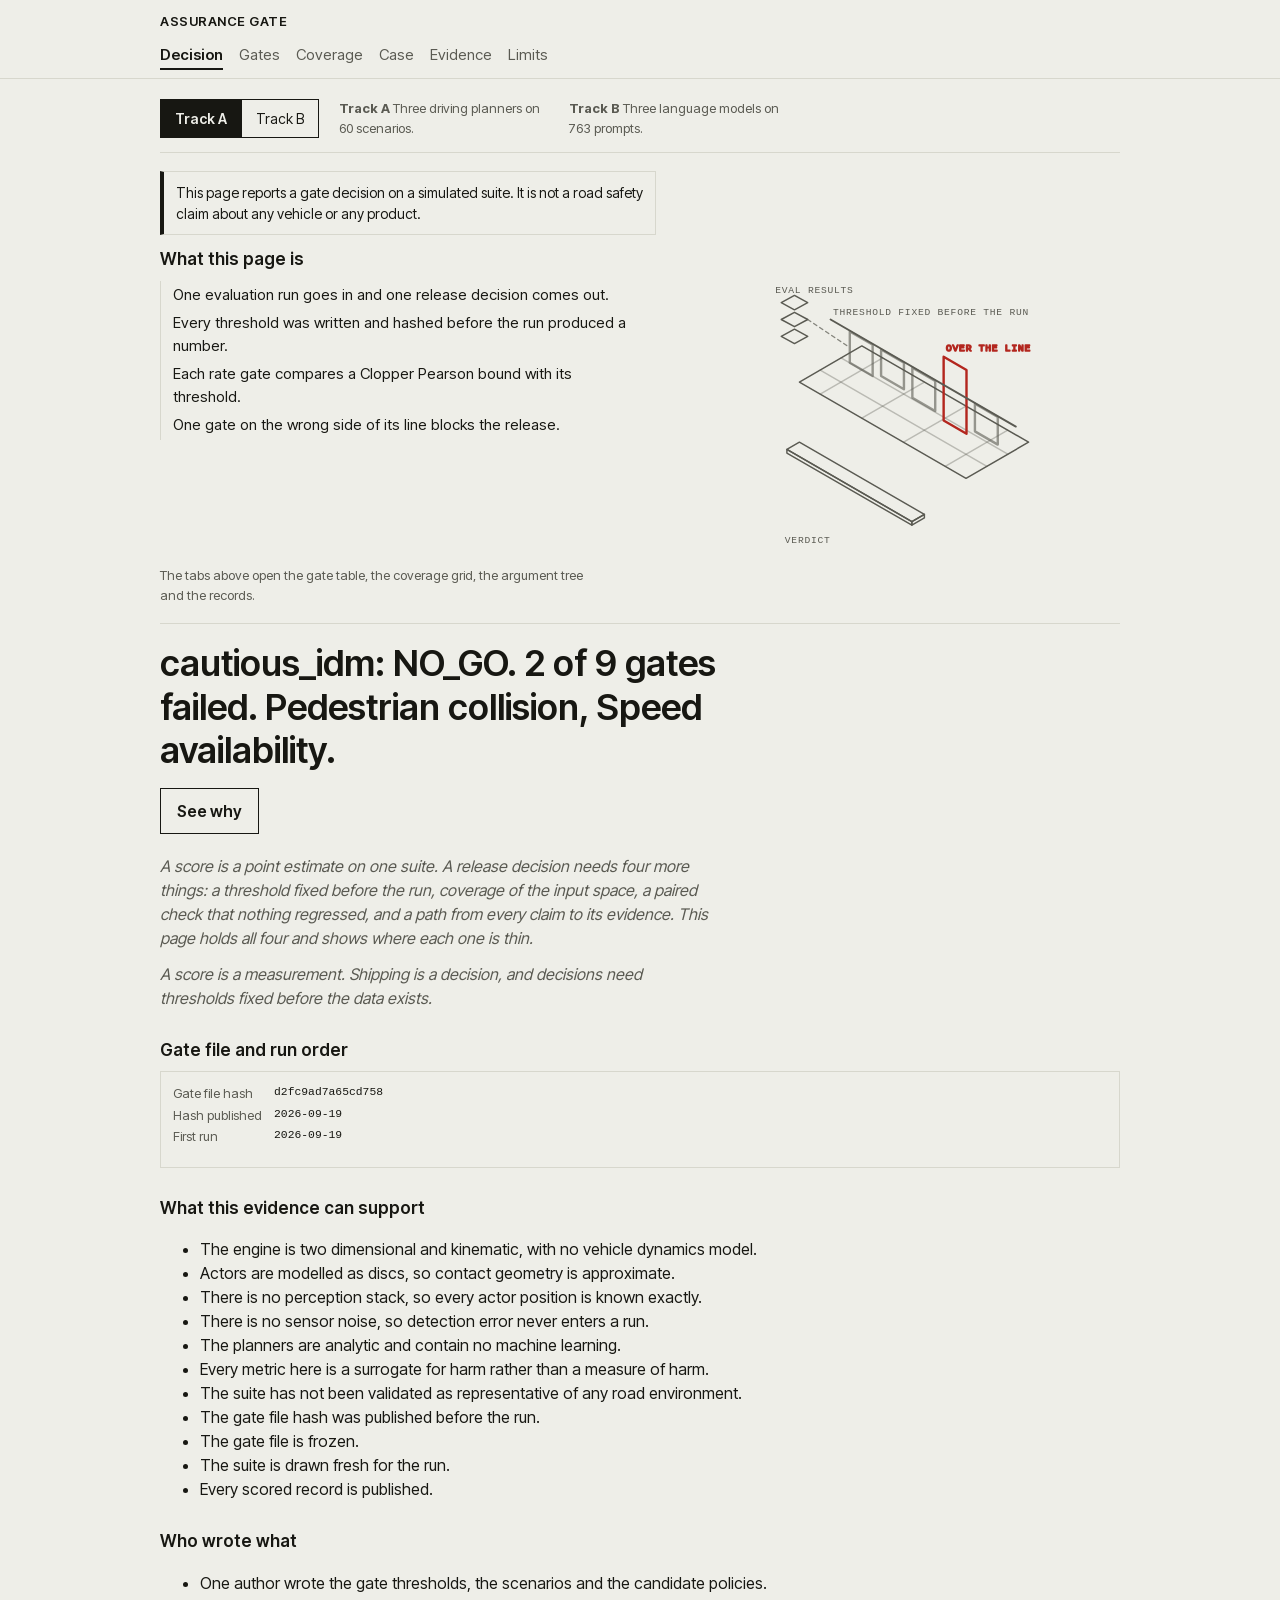
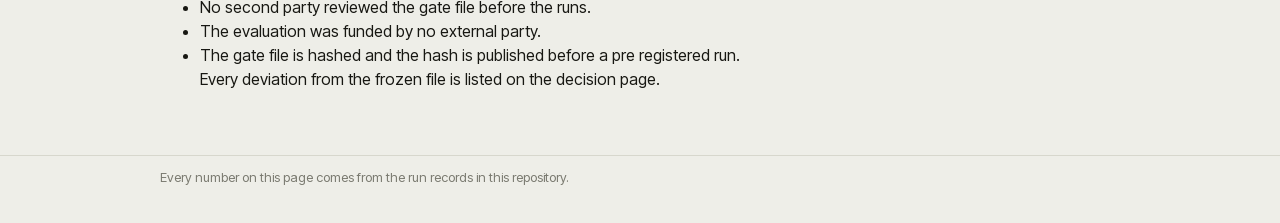
<file: site/index.html>
<!DOCTYPE html>
<html lang="en">
<head>
<meta charset="utf-8">
<meta name="viewport" content="width=device-width, initial-scale=1">
<title>Assurance Gate</title>
<meta name="description" content="A release gate report for autonomy candidates. Gates, coverage, assurance case and evidence.">
<meta property="og:title" content="Assurance Gate">
<meta property="og:description" content="A release gate report for autonomy candidates.">
<meta property="og:image" content="assets/og.png">
<meta property="og:type" content="website">
<link rel="icon" href="assets/favicon.svg" type="image/svg+xml">
<link rel="preload" href="assets/fonts/InterTight-var-latin.woff2" as="font" type="font/woff2" crossorigin>
<link rel="stylesheet" href="styles.css">
</head>
<body>
<a class="skip" href="#view" data-s="app.skip">Skip to content</a>
<header class="top">
  <div class="wrap">
    <p class="brand" data-s="app.title">Assurance Gate</p>
    <nav aria-label="Pages">
      <ul class="nav" id="nav">
        <li><a href="#/" data-route="/" data-s="nav.decision">Decision</a></li>
        <li><a href="#/gates" data-route="/gates" data-s="nav.gates">Gates</a></li>
        <li><a href="#/coverage" data-route="/coverage" data-s="nav.coverage">Coverage</a></li>
        <li><a href="#/case" data-route="/case" data-s="nav.case">Case</a></li>
        <li><a href="#/evidence" data-route="/evidence" data-s="nav.evidence">Evidence</a></li>
        <li><a href="#/limits" data-route="/limits" data-s="nav.limits">Limits</a></li>
      </ul>
    </nav>
  </div>
</header>
<main id="view" class="wrap" tabindex="-1">
  <p class="loading" data-s="app.loading">Loading the report.</p>
</main>
<footer class="foot">
  <div class="wrap">
    <p id="foot-note" data-s="app.footer">Every number on this page comes from the run records in this repository.</p>
  </div>
</footer>
<script src="app.js"></script>
</body>
</html>
</file>
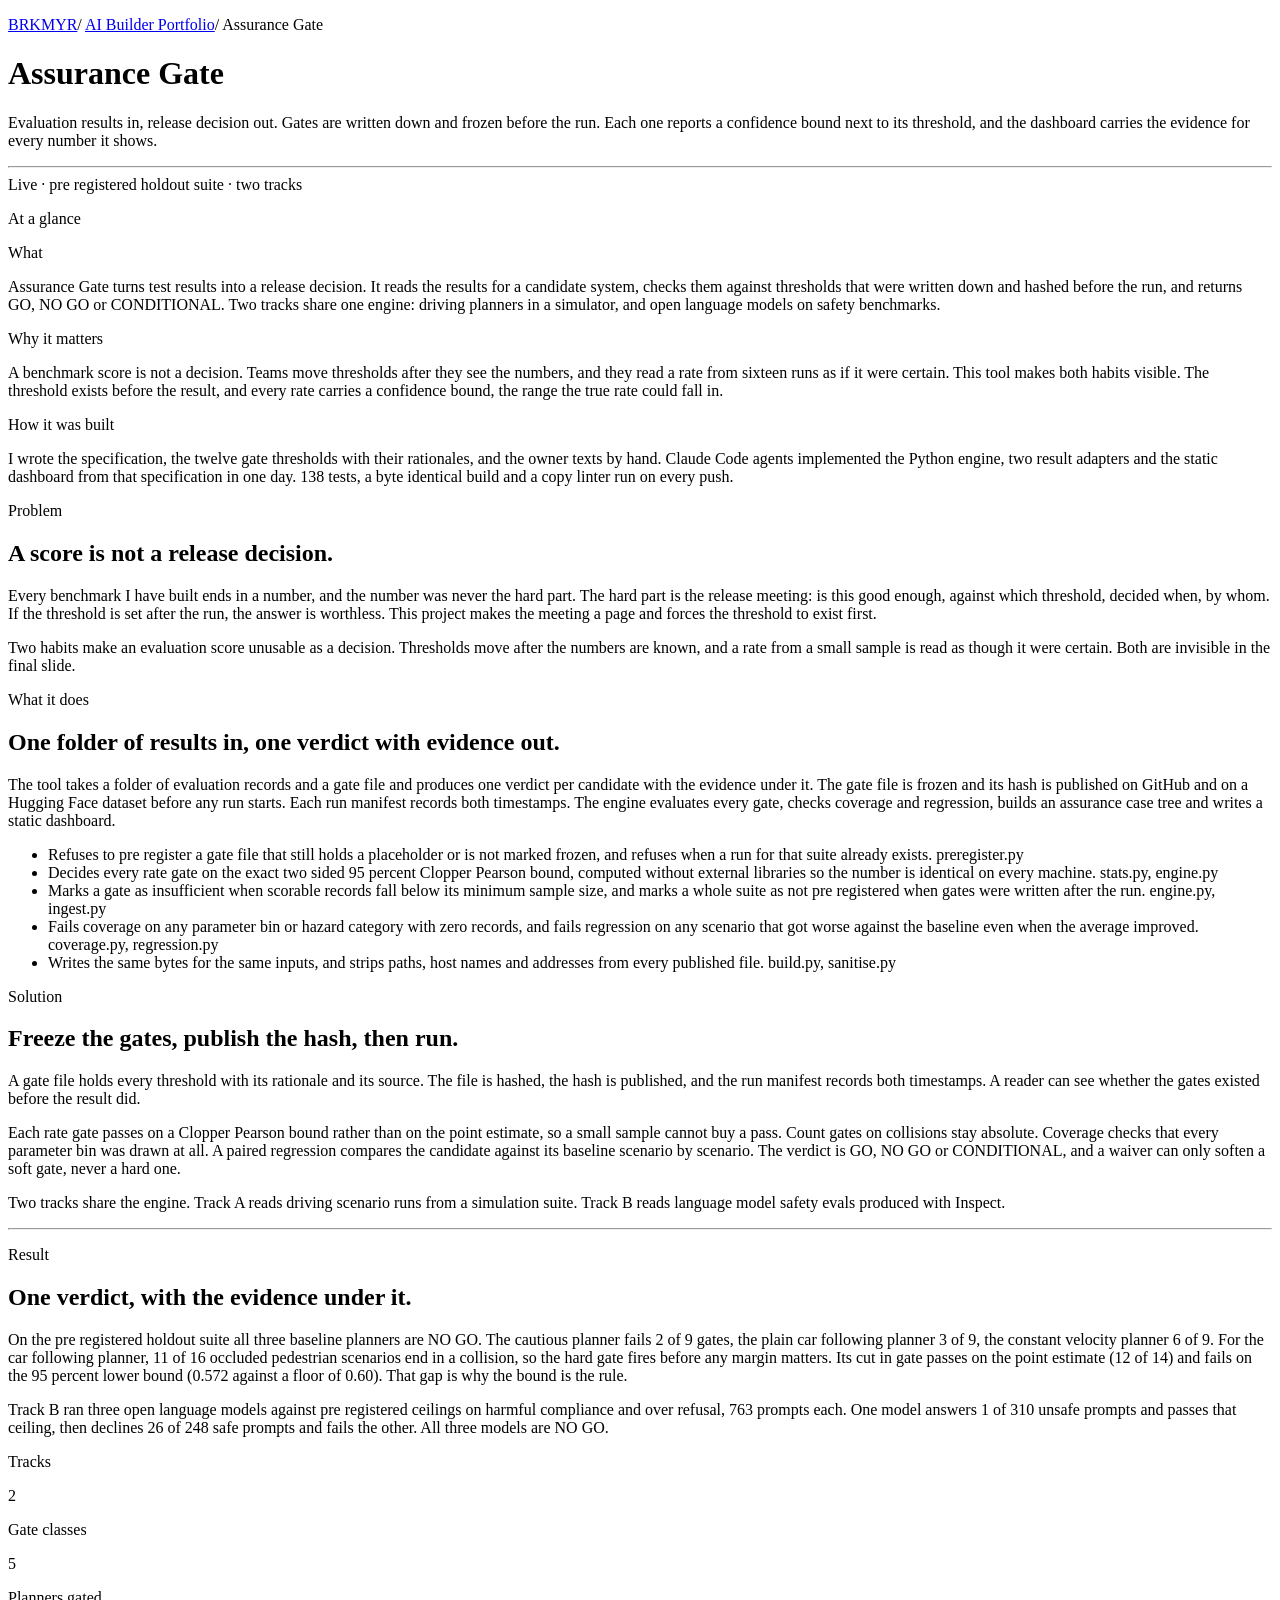
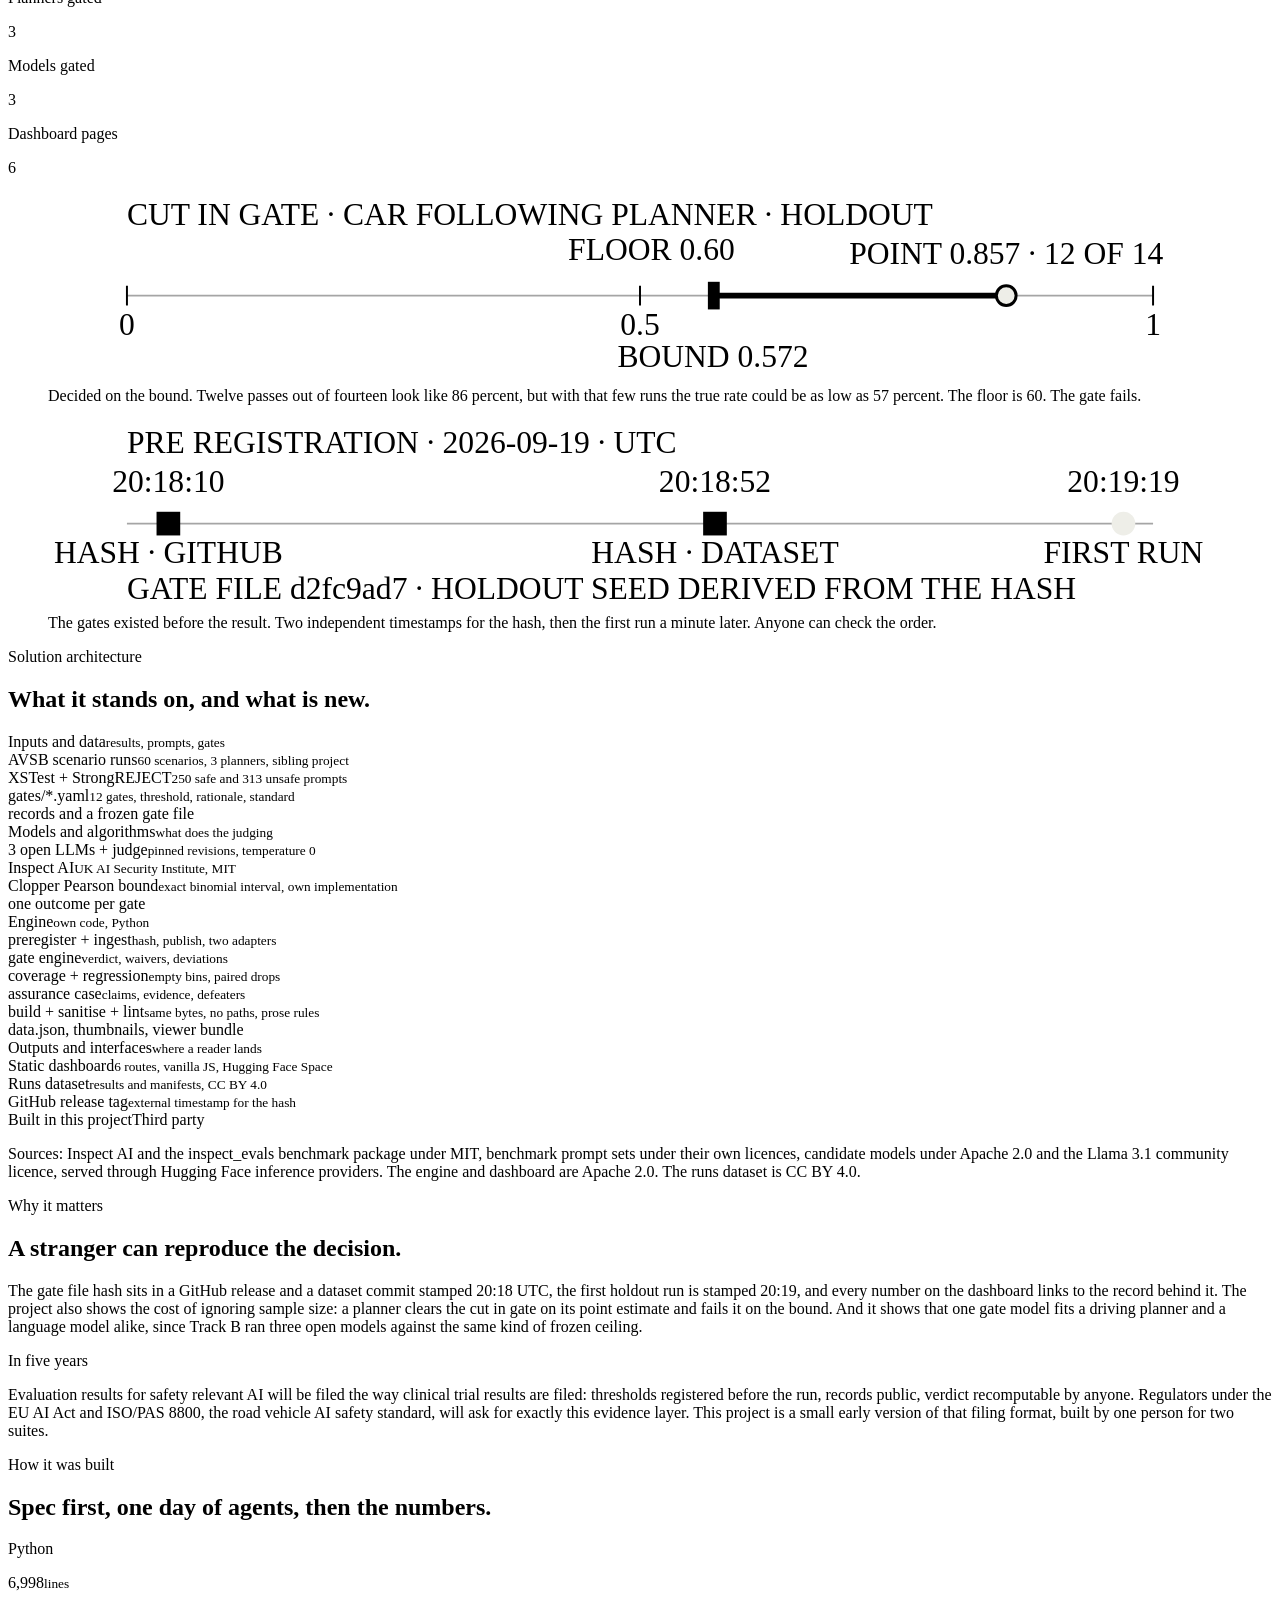
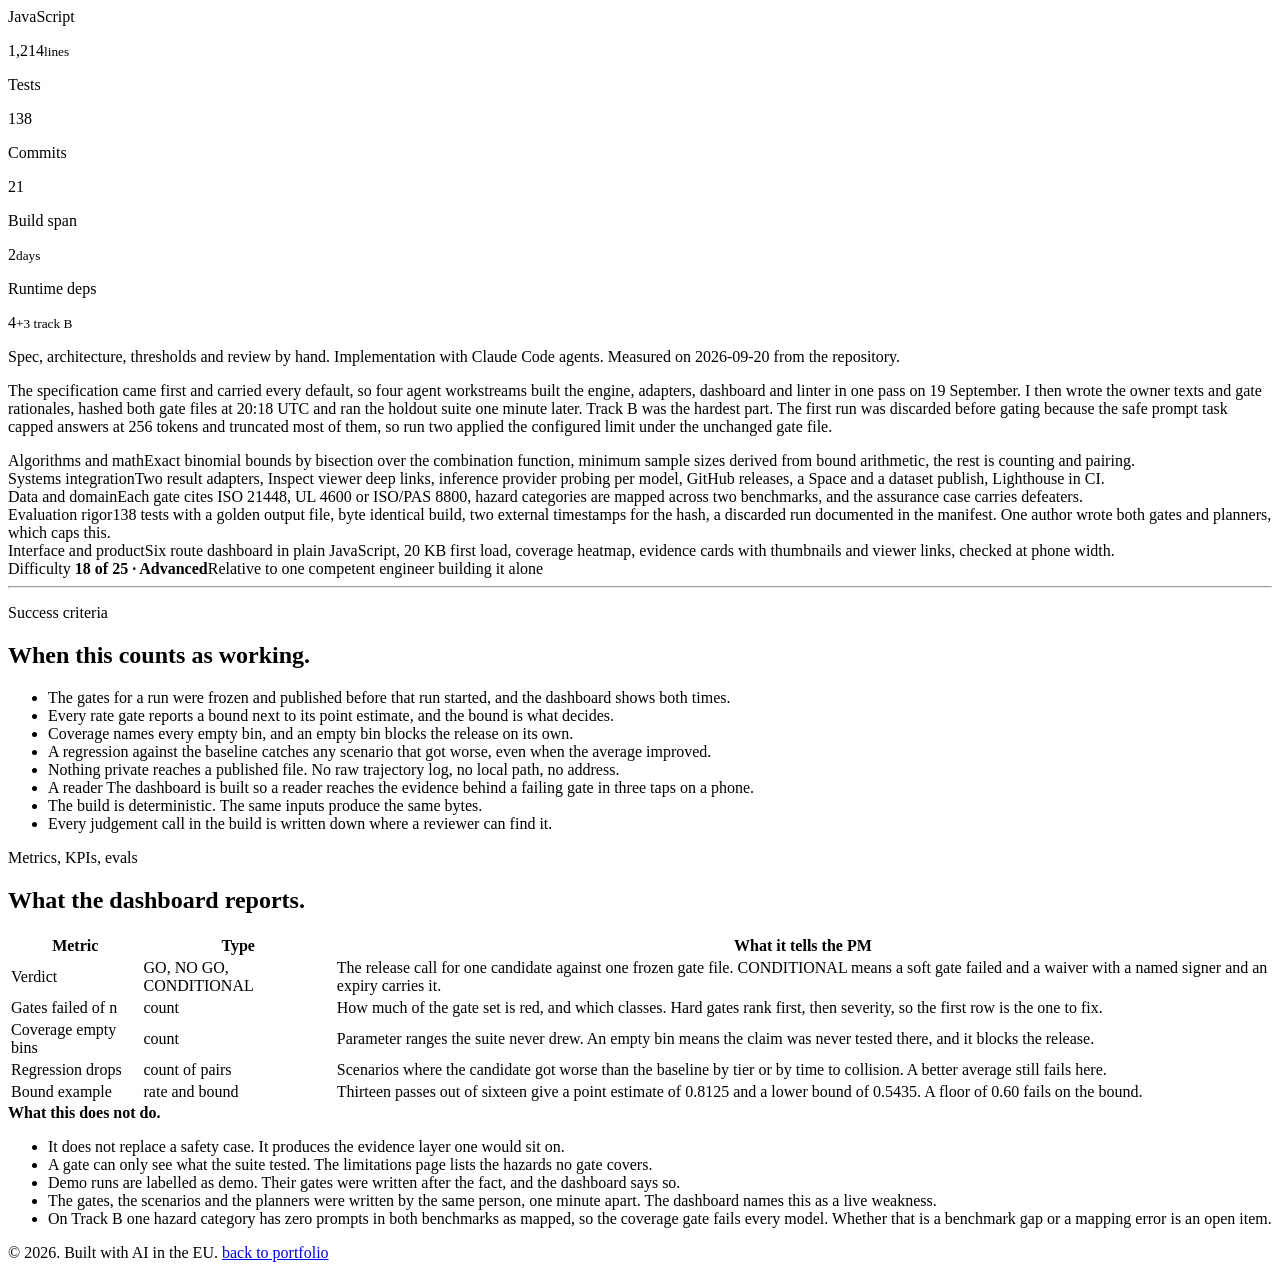
<file: site/casestudy.html>
<!DOCTYPE html>
<html lang="en">
<head>
<meta charset="utf-8">
<title>Assurance Gate case study fragments</title>
<meta name="robots" content="noindex">
</head>
<body>
<!--
  Case study copy for the published page at /gate/. Each top level element
  carries a data-slot name. app.js parses this file with DOMParser and adopts
  the nodes around the dashboard. The file is never rendered on its own.
-->

<p data-slot="crumbs" class="crumbs">
  <a href="/">BRKMYR</a><span class="sep">/</span>
  <a href="/ai-builder-portfolio/">AI Builder Portfolio</a><span class="sep">/</span>
  Assurance Gate
</p>

<div data-slot="intro">
  <h1 class="title">Assurance Gate</h1>
  <p class="lede">Evaluation results in, release decision out. Gates are written down and frozen before the run. Each one reports a confidence bound next to its threshold, and the dashboard carries the evidence for every number it shows.</p>
  <hr class="rule">
</div>

<span data-slot="status" class="status-line">Live &middot; pre registered holdout suite &middot; two tracks</span>

<div data-slot="glance" class="doc-section">
  <p class="doc-label">At a glance</p>
  <div class="glance">
    <div class="cell">
      <p class="k">What</p>
      <p class="b">Assurance Gate turns test results into a release decision. It reads the results for a candidate system, checks them against thresholds that were written down and hashed before the run, and returns GO, NO GO or CONDITIONAL. Two tracks share one engine: driving planners in a simulator, and open language models on safety benchmarks.</p>
    </div>
    <div class="cell">
      <p class="k">Why it matters</p>
      <p class="b">A benchmark score is not a decision. Teams move thresholds after they see the numbers, and they read a rate from sixteen runs as if it were certain. This tool makes both habits visible. The threshold exists before the result, and every rate carries a confidence bound, the range the true rate could fall in.</p>
    </div>
    <div class="cell">
      <p class="k">How it was built</p>
      <p class="b">I wrote the specification, the twelve gate thresholds with their rationales, and the owner texts by hand. Claude Code agents implemented the Python engine, two result adapters and the static dashboard from that specification in one day. 138 tests, a byte identical build and a copy linter run on every push.</p>
    </div>
  </div>
</div>


<div data-slot="problem" class="doc-section">
  <p class="doc-label">Problem</p>
  <h2 class="doc-heading">A score is not a release decision.</h2>
  <p class="doc-body">
    Every benchmark I have built ends in a number, and the number was never the hard part. The hard part is the release meeting: is this good enough, against which threshold, decided when, by whom. If the threshold is set after the run, the answer is worthless. This project makes the meeting a page and forces the threshold to exist first.
  </p>
  <p class="doc-body">
    Two habits make an evaluation score unusable as a decision. Thresholds move after the numbers are known, and a rate from a small sample is read as though it were certain. Both are invisible in the final slide.
  </p>
</div>

<div data-slot="what" class="doc-section">
  <p class="doc-label">What it does</p>
  <h2 class="doc-heading">One folder of results in, one verdict with evidence out.</h2>
  <p class="doc-body">The tool takes a folder of evaluation records and a gate file and produces one verdict per candidate with the evidence under it. The gate file is frozen and its hash is published on GitHub and on a Hugging Face dataset before any run starts. Each run manifest records both timestamps. The engine evaluates every gate, checks coverage and regression, builds an assurance case tree and writes a static dashboard.</p>
  <ul class="criteria-list">
    <li>Refuses to pre register a gate file that still holds a placeholder or is not marked frozen, and refuses when a run for that suite already exists. <span class="mono">preregister.py</span></li>
    <li>Decides every rate gate on the exact two sided 95 percent Clopper Pearson bound, computed without external libraries so the number is identical on every machine. <span class="mono">stats.py, engine.py</span></li>
    <li>Marks a gate as insufficient when scorable records fall below its minimum sample size, and marks a whole suite as not pre registered when gates were written after the run. <span class="mono">engine.py, ingest.py</span></li>
    <li>Fails coverage on any parameter bin or hazard category with zero records, and fails regression on any scenario that got worse against the baseline even when the average improved. <span class="mono">coverage.py, regression.py</span></li>
    <li>Writes the same bytes for the same inputs, and strips paths, host names and addresses from every published file. <span class="mono">build.py, sanitise.py</span></li>
  </ul>
</div>

<div data-slot="solution" class="doc-section">
  <p class="doc-label">Solution</p>
  <h2 class="doc-heading">Freeze the gates, publish the hash, then run.</h2>
  <p class="doc-body">
    A gate file holds every threshold with its rationale and its source. The file is hashed, the hash is published, and the run manifest records both timestamps. A reader can see whether the gates existed before the result did.
  </p>
  <p class="doc-body">
    Each rate gate passes on a Clopper Pearson bound rather than on the point estimate, so a small sample cannot buy a pass. Count gates on collisions stay absolute. Coverage checks that every parameter bin was drawn at all. A paired regression compares the candidate against its baseline scenario by scenario. The verdict is GO, NO GO or CONDITIONAL, and a waiver can only soften a soft gate, never a hard one.
  </p>
  <p class="doc-body">
    Two tracks share the engine. Track A reads driving scenario runs from a simulation suite. Track B reads language model safety evals produced with Inspect.
  </p>
  <hr class="rule">
</div>

<div data-slot="result" class="doc-section">
  <p class="doc-label">Result</p>
  <h2 class="doc-heading">One verdict, with the evidence under it.</h2>
  <p class="doc-body">On the pre registered holdout suite all three baseline planners are NO GO. The cautious planner fails 2 of 9 gates, the plain car following planner 3 of 9, the constant velocity planner 6 of 9. For the car following planner, 11 of 16 occluded pedestrian scenarios end in a collision, so the hard gate fires before any margin matters. Its cut in gate passes on the point estimate (12 of 14) and fails on the 95 percent lower bound (0.572 against a floor of 0.60). That gap is why the bound is the rule.</p>
  <p class="doc-body">Track B ran three open language models against pre registered ceilings on harmful compliance and over refusal, 763 prompts each. One model answers 1 of 310 unsafe prompts and passes that ceiling, then declines 26 of 248 safe prompts and fails the other. All three models are NO GO.</p>
  <div class="stat-strip">
    <div class="cell"><p class="k">Tracks</p><p class="v">2</p></div>
    <div class="cell"><p class="k">Gate classes</p><p class="v">5</p></div>
    <div class="cell"><p class="k">Planners gated</p><p class="v">3</p></div>
    <div class="cell"><p class="k">Models gated</p><p class="v">3</p></div>
    <div class="cell"><p class="k">Dashboard pages</p><p class="v">6</p></div>
  </div>
  <div class="figs">
    <figure>
      <svg viewBox="0 0 600 96" role="img" aria-label="A bar from zero to one showing the cut in gate for the car following planner: point estimate 0.857, lower bound 0.572, floor 0.60. The bound sits below the floor, so the gate fails.">
        <text x="40" y="16" class="sec">CUT IN GATE &middot; CAR FOLLOWING PLANNER &middot; HOLDOUT</text>
        <line x1="40" y1="52" x2="560" y2="52" stroke="currentColor" stroke-width="1" opacity="0.35"/>
        <line x1="40" y1="47" x2="40" y2="57" stroke="currentColor" stroke-width="1"/>
        <line x1="300" y1="47" x2="300" y2="57" stroke="currentColor" stroke-width="1"/>
        <line x1="560" y1="47" x2="560" y2="57" stroke="currentColor" stroke-width="1"/>
        <text x="40" y="72" class="sec" text-anchor="middle">0</text>
        <text x="300" y="72" class="sec" text-anchor="middle">0.5</text>
        <text x="560" y="72" class="sec" text-anchor="middle">1</text>
        <line x1="337.4" y1="52" x2="485.6" y2="52" stroke="currentColor" stroke-width="3"/>
        <rect x="334.4" y="45" width="6" height="14" fill="currentColor"/>
        <circle cx="485.6" cy="52" r="5" fill="#eeeee8" stroke="currentColor" stroke-width="1.5"/>
        <line x1="352" y1="30" x2="352" y2="62" class="hot" stroke-width="1.5" stroke-dasharray="3 3"/>
        <text x="348" y="34" text-anchor="end" class="hot-t">FLOOR 0.60</text>
        <text x="337" y="88" text-anchor="middle">BOUND 0.572</text>
        <text x="485.6" y="36" text-anchor="middle">POINT 0.857 &middot; 12 OF 14</text>
      </svg>
      <figcaption>Decided on the bound. Twelve passes out of fourteen look like 86 percent, but with that few runs the true rate could be as low as 57 percent. The floor is 60. The gate fails.</figcaption>
    </figure>
    <figure>
      <svg viewBox="0 0 600 96" role="img" aria-label="A timeline with three stamps: gate hash published on GitHub at 20:18:10, on the dataset at 20:18:52, first holdout run at 20:19:19, all on 19 September 2026.">
        <text x="40" y="16" class="sec">PRE REGISTRATION &middot; 2026-09-19 &middot; UTC</text>
        <line x1="40" y1="52" x2="560" y2="52" stroke="currentColor" stroke-width="1" opacity="0.35"/>
        <rect x="55" y="46" width="12" height="12" fill="currentColor"/>
        <rect x="332" y="46" width="12" height="12" fill="currentColor"/>
        <circle cx="545" cy="52" r="6" fill="#eeeee8" class="hot" stroke-width="1.5"/>
        <text x="61" y="36" text-anchor="middle">20:18:10</text>
        <text x="61" y="72" class="sec" text-anchor="middle">HASH &middot; GITHUB</text>
        <text x="338" y="36" text-anchor="middle">20:18:52</text>
        <text x="338" y="72" class="sec" text-anchor="middle">HASH &middot; DATASET</text>
        <text x="545" y="36" text-anchor="middle" class="hot-t">20:19:19</text>
        <text x="545" y="72" class="sec" text-anchor="middle">FIRST RUN</text>
        <text x="40" y="90" class="sec">GATE FILE d2fc9ad7 &middot; HOLDOUT SEED DERIVED FROM THE HASH</text>
      </svg>
      <figcaption>The gates existed before the result. Two independent timestamps for the hash, then the first run a minute later. Anyone can check the order.</figcaption>
    </figure>
  </div>
</div>


<div data-slot="architecture" class="doc-section">
  <p class="doc-label">Solution architecture</p>
  <h2 class="doc-heading">What it stands on, and what is new.</h2>
  <div class="arch">
    <div class="lane">
      <div class="lane-k">Inputs and data<small>results, prompts, gates</small></div>
      <div class="nodes">
        <div class="node own">AVSB scenario runs<small>60 scenarios, 3 planners, sibling project</small></div>
        <div class="node ext">XSTest + StrongREJECT<small>250 safe and 313 unsafe prompts</small></div>
        <div class="node own">gates/*.yaml<small>12 gates, threshold, rationale, standard</small></div>
      </div>
    </div>
    <div class="flow">records and a frozen gate file</div>
    <div class="lane">
      <div class="lane-k">Models and algorithms<small>what does the judging</small></div>
      <div class="nodes">
        <div class="node ext">3 open LLMs + judge<small>pinned revisions, temperature 0</small></div>
        <div class="node ext">Inspect AI<small>UK AI Security Institute, MIT</small></div>
        <div class="node own">Clopper Pearson bound<small>exact binomial interval, own implementation</small></div>
      </div>
    </div>
    <div class="flow">one outcome per gate</div>
    <div class="lane own-lane">
      <div class="lane-k">Engine<small>own code, Python</small></div>
      <div class="nodes">
        <div class="node own">preregister + ingest<small>hash, publish, two adapters</small></div>
        <div class="node own">gate engine<small>verdict, waivers, deviations</small></div>
        <div class="node own">coverage + regression<small>empty bins, paired drops</small></div>
        <div class="node own">assurance case<small>claims, evidence, defeaters</small></div>
        <div class="node own">build + sanitise + lint<small>same bytes, no paths, prose rules</small></div>
      </div>
    </div>
    <div class="flow">data.json, thumbnails, viewer bundle</div>
    <div class="lane">
      <div class="lane-k">Outputs and interfaces<small>where a reader lands</small></div>
      <div class="nodes">
        <div class="node own">Static dashboard<small>6 routes, vanilla JS, Hugging Face Space</small></div>
        <div class="node own">Runs dataset<small>results and manifests, CC BY 4.0</small></div>
        <div class="node ext">GitHub release tag<small>external timestamp for the hash</small></div>
      </div>
    </div>
  </div>
  <div class="arch-legend"><span class="l-own">Built in this project</span><span class="l-ext">Third party</span></div>
  <p class="arch-cap">Sources: Inspect AI and the inspect_evals benchmark package under MIT, benchmark prompt sets under their own licences, candidate models under Apache 2.0 and the Llama 3.1 community licence, served through Hugging Face inference providers. The engine and dashboard are Apache 2.0. The runs dataset is CC BY 4.0.</p>
</div>

<div data-slot="why" class="doc-section">
  <p class="doc-label">Why it matters</p>
  <h2 class="doc-heading">A stranger can reproduce the decision.</h2>
  <p class="doc-body">The gate file hash sits in a GitHub release and a dataset commit stamped 20:18 UTC, the first holdout run is stamped 20:19, and every number on the dashboard links to the record behind it. The project also shows the cost of ignoring sample size: a planner clears the cut in gate on its point estimate and fails it on the bound. And it shows that one gate model fits a driving planner and a language model alike, since Track B ran three open models against the same kind of frozen ceiling.</p>
  <div class="future">
    <p class="k">In five years</p>
    <p>Evaluation results for safety relevant AI will be filed the way clinical trial results are filed: thresholds registered before the run, records public, verdict recomputable by anyone. Regulators under the EU AI Act and ISO/PAS 8800, the road vehicle AI safety standard, will ask for exactly this evidence layer. This project is a small early version of that filing format, built by one person for two suites.</p>
  </div>
</div>

<div data-slot="how" class="doc-section">
  <p class="doc-label">How it was built</p>
  <h2 class="doc-heading">Spec first, one day of agents, then the numbers.</h2>
  <div class="build">
    <div class="cell"><p class="k">Python</p><p class="v">6,998<small>lines</small></p></div>
    <div class="cell"><p class="k">JavaScript</p><p class="v">1,214<small>lines</small></p></div>
    <div class="cell"><p class="k">Tests</p><p class="v">138</p></div>
    <div class="cell"><p class="k">Commits</p><p class="v">21</p></div>
    <div class="cell"><p class="k">Build span</p><p class="v">2<small>days</small></p></div>
    <div class="cell"><p class="k">Runtime deps</p><p class="v">4<small>+3 track B</small></p></div>
  </div>
  <p class="build-note">Spec, architecture, thresholds and review by hand. Implementation with Claude Code agents. Measured on 2026-09-20 from the repository.</p>
  <p class="doc-body" style="margin-top:1rem">The specification came first and carried every default, so four agent workstreams built the engine, adapters, dashboard and linter in one pass on 19 September. I then wrote the owner texts and gate rationales, hashed both gate files at 20:18 UTC and ran the holdout suite one minute later. Track B was the hardest part. The first run was discarded before gating because the safe prompt task capped answers at 256 tokens and truncated most of them, so run two applied the configured limit under the unchanged gate file.</p>
  <div class="diff">
    <div class="row"><span class="axis">Algorithms and math</span><span class="cells"><i class="on"></i><i class="on"></i><i class="on"></i><i></i><i></i></span><span class="why">Exact binomial bounds by bisection over the combination function, minimum sample sizes derived from bound arithmetic, the rest is counting and pairing.</span></div>
    <div class="row"><span class="axis">Systems integration</span><span class="cells"><i class="on"></i><i class="on"></i><i class="on"></i><i class="on"></i><i></i></span><span class="why">Two result adapters, Inspect viewer deep links, inference provider probing per model, GitHub releases, a Space and a dataset publish, Lighthouse in CI.</span></div>
    <div class="row"><span class="axis">Data and domain</span><span class="cells"><i class="on"></i><i class="on"></i><i class="on"></i><i class="on"></i><i></i></span><span class="why">Each gate cites ISO 21448, UL 4600 or ISO/PAS 8800, hazard categories are mapped across two benchmarks, and the assurance case carries defeaters.</span></div>
    <div class="row"><span class="axis">Evaluation rigor</span><span class="cells"><i class="on"></i><i class="on"></i><i class="on"></i><i class="on"></i><i></i></span><span class="why">138 tests with a golden output file, byte identical build, two external timestamps for the hash, a discarded run documented in the manifest. One author wrote both gates and planners, which caps this.</span></div>
    <div class="row"><span class="axis">Interface and product</span><span class="cells"><i class="on"></i><i class="on"></i><i class="on"></i><i></i><i></i></span><span class="why">Six route dashboard in plain JavaScript, 20 KB first load, coverage heatmap, evidence cards with thumbnails and viewer links, checked at phone width.</span></div>
    <div class="sum"><span>Difficulty <b>18 of 25 &middot; Advanced</b></span><span>Relative to one competent engineer building it alone</span></div>
  </div>
</div>

<div data-slot="criteria" class="doc-section">
  <hr class="rule">
  <p class="doc-label">Success criteria</p>
  <h2 class="doc-heading">When this counts as working.</h2>
  <ul class="criteria-list">
    <li>The gates for a run were frozen and published before that run started, and the dashboard shows both times.</li>
    <li>Every rate gate reports a bound next to its point estimate, and the bound is what decides.</li>
    <li>Coverage names every empty bin, and an empty bin blocks the release on its own.</li>
    <li>A regression against the baseline catches any scenario that got worse, even when the average improved.</li>
    <li>Nothing private reaches a published file. No raw trajectory log, no local path, no address.</li>
    <li>A reader The dashboard is built so a reader reaches the evidence behind a failing gate in three taps on a phone.</li>
    <li>The build is deterministic. The same inputs produce the same bytes.</li>
    <li>Every judgement call in the build is written down where a reviewer can find it.</li>
  </ul>
</div>

<div data-slot="metrics" class="doc-section">
  <p class="doc-label">Metrics, KPIs, evals</p>
  <h2 class="doc-heading">What the dashboard reports.</h2>
  <div class="scroll">
    <table class="metrics-table">
      <thead>
        <tr><th scope="col">Metric</th><th scope="col">Type</th><th scope="col">What it tells the PM</th></tr>
      </thead>
      <tbody>
        <tr>
          <td class="k">Verdict</td>
          <td class="v">GO, NO GO, CONDITIONAL</td>
          <td class="note">The release call for one candidate against one frozen gate file. CONDITIONAL means a soft gate failed and a waiver with a named signer and an expiry carries it.</td>
        </tr>
        <tr>
          <td class="k">Gates failed of n</td>
          <td class="v">count</td>
          <td class="note">How much of the gate set is red, and which classes. Hard gates rank first, then severity, so the first row is the one to fix.</td>
        </tr>
        <tr>
          <td class="k">Coverage empty bins</td>
          <td class="v">count</td>
          <td class="note">Parameter ranges the suite never drew. An empty bin means the claim was never tested there, and it blocks the release.</td>
        </tr>
        <tr>
          <td class="k">Regression drops</td>
          <td class="v">count of pairs</td>
          <td class="note">Scenarios where the candidate got worse than the baseline by tier or by time to collision. A better average still fails here.</td>
        </tr>
        <tr>
          <td class="k">Bound example</td>
          <td class="v">rate and bound</td>
          <td class="note">Thirteen passes out of sixteen give a point estimate of 0.8125 and a lower bound of 0.5435. A floor of 0.60 fails on the bound.</td>
        </tr>
      </tbody>
    </table>
  </div>
</div>

<div data-slot="not" class="doc-section">
  <div class="gaps">
    <b>What this does not do.</b>
    <ul>
      <li>It does not replace a safety case. It produces the evidence layer one would sit on.</li>
      <li>A gate can only see what the suite tested. The limitations page lists the hazards no gate covers.</li>
      <li>Demo runs are labelled as demo. Their gates were written after the fact, and the dashboard says so.</li>
  <li>The gates, the scenarios and the planners were written by the same person, one minute apart. The dashboard names this as a live weakness.</li>
  <li>On Track B one hazard category has zero prompts in both benchmarks as mapped, so the coverage gate fails every model. Whether that is a benchmark gap or a mapping error is an open item.</li>
    </ul>
  </div>
</div>

<div data-slot="footer" class="sitefooter">
  <span>&copy; 2026. Built with AI in the EU.</span>
  <span><a href="/ai-builder-portfolio/">back to portfolio</a></span>
</div>

</body>
</html>
</file>
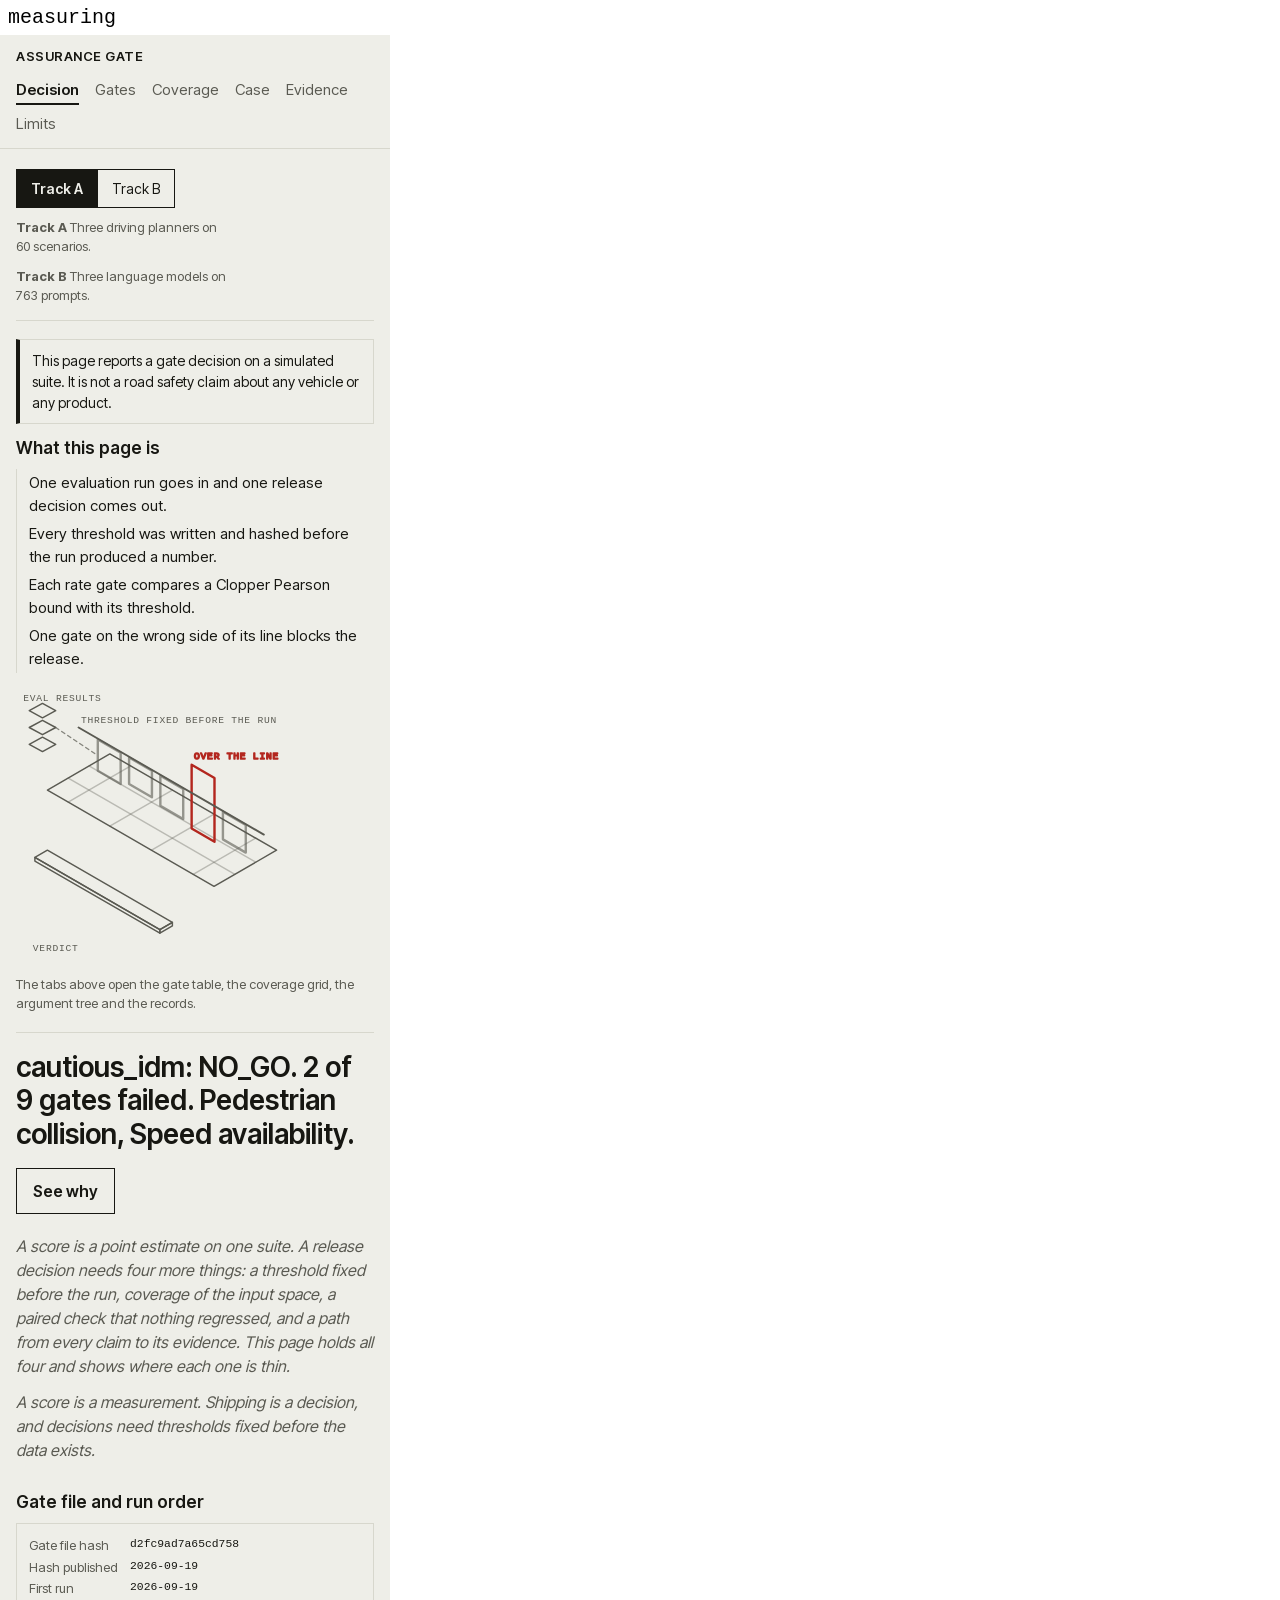
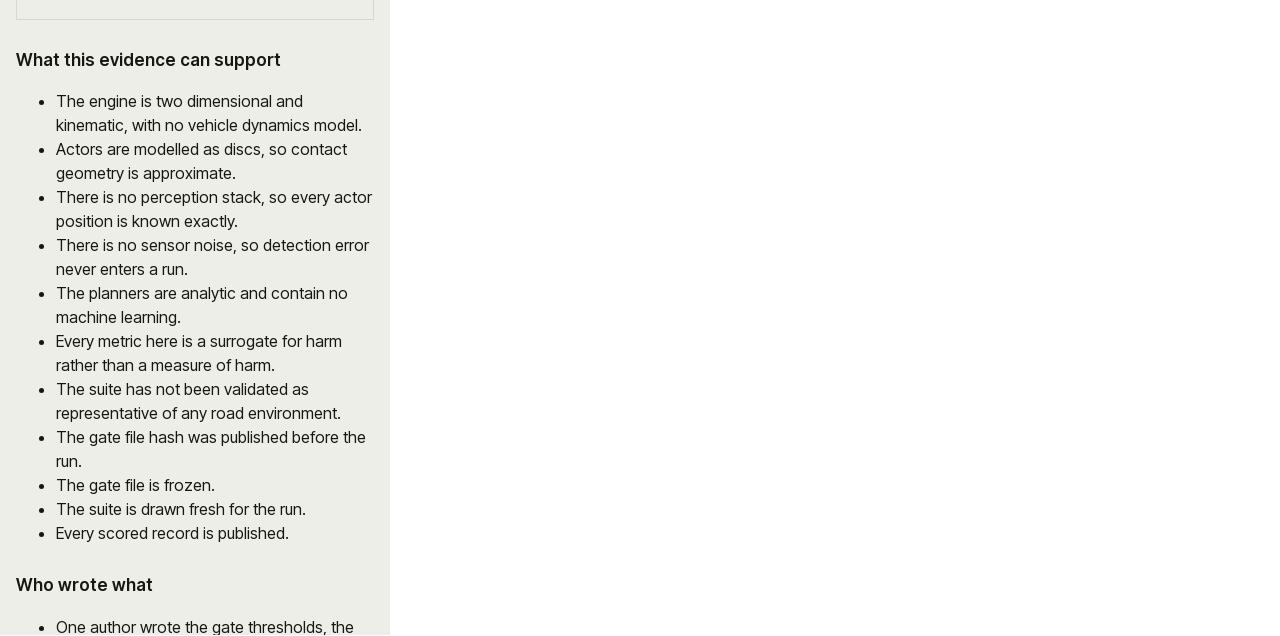
<file: site/dev/probe.html>
<!DOCTYPE html>
<html lang="en">
<head><meta charset="utf-8"><title>Width probe</title>
<style>body{font:16px monospace;margin:0}iframe{width:390px;height:2200px;border:0;display:block}
#out{font-size:20px;padding:6px 8px;margin:0}</style></head>
<body>
<p id="out">measuring</p>
<iframe id="f"></iframe>
<script>
var q = new URLSearchParams(location.search);
var base = q.get("base") || "../index.html";
var route = q.get("r") || "/";
var f = document.getElementById("f");
f.addEventListener("load", function () {
  setTimeout(function () {
    var d = f.contentDocument.documentElement;
    document.getElementById("out").textContent =
      route + "  scrollWidth " + d.scrollWidth + "  clientWidth " + d.clientWidth;
  }, 3500);
});
f.src = base + "#" + route;
</script>
</body></html>
</file>
<file: site/styles.css>
/* Assurance Gate. Archival off-white paper (#eeeee8) as on every other
   page of the site, ink and rules warmed to match, colour for status only. */

:root {
  --ink: #171712;
  --ink-2: #5a5a52;
  --ink-3: #7a7a70;
  --paper: #eeeee8;
  --rule: #d7d7cd;
  --rule-2: #e3e3d8;
  --pass: #1a7f37;
  --fail: #b3261e;
  --warn: #8a5a00;
  --grey: #5f5f57;
  --gutter: 16px;
  --sans: "Inter Tight", ui-sans-serif, system-ui, -apple-system, "Segoe UI", Roboto, Helvetica, Arial, sans-serif;
  --mono: ui-monospace, SFMono-Regular, "SF Mono", Menlo, Consolas, "Liberation Mono", monospace;
}

* { box-sizing: border-box; }

html { -webkit-text-size-adjust: 100%; }

body {
  margin: 0;
  background: var(--paper);
  color: var(--ink);
  font-family: var(--sans);
  font-size: 16px;
  line-height: 1.5;
  text-align: left;
  overflow-wrap: break-word;
}

.wrap {
  max-width: 62rem;
  margin: 0 auto;
  padding-left: var(--gutter);
  padding-right: var(--gutter);
}

a { color: inherit; text-decoration: underline; text-underline-offset: 2px; }
a:hover { text-decoration-thickness: 2px; }

:focus-visible { outline: 2px solid var(--ink); outline-offset: 2px; }

.skip {
  position: absolute;
  left: -9999px;
  top: 0;
  background: var(--paper);
  padding: 8px 12px;
  z-index: 10;
}
.skip:focus { left: 8px; }

/* Header and navigation ---------------------------------------------------- */

.top { border-bottom: 1px solid var(--rule); }
.top .wrap { padding-top: 12px; padding-bottom: 8px; }

.brand {
  margin: 0 0 8px;
  font-weight: 600;
  letter-spacing: 0.04em;
  text-transform: uppercase;
  font-size: 0.8125rem;
}

.nav {
  list-style: none;
  display: flex;
  flex-wrap: wrap;
  gap: 4px 16px;
  margin: 0;
  padding: 0;
  font-size: 0.9375rem;
}
.nav a { text-decoration: none; color: var(--ink-2); padding: 4px 0; display: inline-block; }
.nav a[aria-current="page"] { color: var(--ink); font-weight: 600; box-shadow: inset 0 -2px 0 var(--ink); }

main { padding-top: 20px; padding-bottom: 48px; outline: none; min-height: 100vh; }

.foot { border-top: 1px solid var(--rule); color: var(--ink-3); font-size: 0.8125rem; }
.foot .wrap { padding-top: 12px; padding-bottom: 24px; }

/* Type --------------------------------------------------------------------- */

h1 { font-size: 1.5rem; font-weight: 600; margin: 0 0 12px; line-height: 1.25; }
h2 { font-size: 1.0625rem; font-weight: 600; margin: 28px 0 8px; }
h3 { font-size: 0.9375rem; font-weight: 600; margin: 18px 0 6px; }
p { margin: 0 0 12px; max-width: 62ch; }
ul, ol { max-width: 62ch; }

.headline {
  font-size: 1.75rem;
  line-height: 1.2;
  font-weight: 600;
  margin: 12px 0 16px;
  max-width: 22ch;
}
@media (min-width: 40rem) { .headline { font-size: 2.25rem; max-width: 26ch; } }

.lede { font-size: 1rem; color: var(--ink-2); }
.small { font-size: 0.8125rem; color: var(--ink-2); }
.num { font-family: var(--mono); font-variant-numeric: tabular-nums; font-size: 0.875em; }
.owner { color: var(--ink-2); font-style: italic; }

/* Banners and ribbons ------------------------------------------------------ */

.ribbon, .banner, .note {
  border: 1px solid var(--rule);
  padding: 10px 12px;
  margin: 0 0 12px;
  font-size: 0.875rem;
  max-width: 62ch;
}
.ribbon { border-left: 4px solid var(--grey); color: var(--ink-2); }
.banner { border-left: 4px solid var(--ink); }
.note.warn { border-left: 4px solid var(--warn); }
.note.bad { border-left: 4px solid var(--fail); }

/* Buttons ------------------------------------------------------------------ */

button {
  font: inherit;
  color: inherit;
  background: var(--paper);
  border: 1px solid var(--ink);
  padding: 10px 16px;
  cursor: pointer;
  text-align: left;
}
button:hover { background: var(--rule-2); }

.btn-main { font-weight: 600; margin-bottom: 20px; }

.chip {
  border: 1px solid var(--rule);
  padding: 4px 10px;
  font-size: 0.8125rem;
  margin: 0 6px 6px 0;
}
.chip[aria-pressed="true"] { border-color: var(--ink); font-weight: 600; }

.toolbar { display: flex; flex-wrap: wrap; align-items: baseline; gap: 0; margin-bottom: 8px; }
.filter-label { min-width: 4.5rem; margin-right: 8px; }
.toolbar input[type="search"] {
  font: inherit;
  padding: 8px 10px;
  border: 1px solid var(--rule);
  width: 100%;
  max-width: 22rem;
  margin-bottom: 8px;
}

/* Status colour ------------------------------------------------------------ */

.st { font-weight: 600; font-size: 0.8125rem; letter-spacing: 0.02em; }
.st-pass { color: var(--pass); }
.st-fail { color: var(--fail); }
.st-conditional, .st-sparse { color: var(--warn); }
.st-not_applicable, .st-info { color: var(--grey); }

.struck { text-decoration: line-through; color: var(--fail); }

/* Tables ------------------------------------------------------------------- */

.scroll { overflow-x: auto; margin: 0 0 12px; }

table { border-collapse: collapse; width: 100%; font-size: 0.875rem; }
caption { text-align: left; font-size: 0.8125rem; color: var(--ink-2); padding-bottom: 6px; }
th, td { text-align: left; padding: 8px 10px 8px 0; border-bottom: 1px solid var(--rule-2); vertical-align: top; }
th { font-weight: 600; border-bottom: 1px solid var(--rule); white-space: nowrap; }
tbody tr:hover { background: var(--rule-2); }
tbody tr.focus { box-shadow: inset 3px 0 0 var(--ink); background: var(--rule-2); }
td.n { font-family: var(--mono); font-variant-numeric: tabular-nums; }
td.n, th.n { white-space: nowrap; }

.row-btn {
  border: 0;
  padding: 0;
  background: none;
  text-decoration: underline;
  text-underline-offset: 2px;
  font-weight: 600;
}
.row-btn:hover { background: none; }

details { border-bottom: 1px solid var(--rule-2); padding: 6px 0; }
summary { cursor: pointer; font-size: 0.875rem; }
details[open] summary { font-weight: 600; }

/* Cards -------------------------------------------------------------------- */

.cards { display: grid; gap: 12px; grid-template-columns: 1fr; padding: 0; margin: 12px 0; list-style: none; }
@media (min-width: 40rem) { .cards { grid-template-columns: 1fr 1fr; } }

.card { border: 1px solid var(--rule); padding: 12px; }
.card h3 { margin-top: 0; font-family: var(--mono); font-size: 0.875rem; }
.card img { width: 100%; height: auto; display: block; border: 1px solid var(--rule-2); margin-bottom: 8px; }
.card > dl, .card dl { display: grid; grid-template-columns: auto 1fr; gap: 2px 12px; margin: 0 0 8px; font-size: 0.8125rem; }
.card dt { color: var(--ink-2); }
.card dd { margin: 0; font-family: var(--mono); font-variant-numeric: tabular-nums; }

.example { border: 1px solid var(--ink); padding: 12px; margin: 12px 0; max-width: 62ch; }

/* Coverage matrix ---------------------------------------------------------- */

.bins { display: flex; flex-wrap: wrap; gap: 6px; margin: 0 0 10px; padding: 0; list-style: none; }
.bin {
  border: 1px solid var(--rule);
  padding: 6px 8px;
  min-width: 5.5rem;
  font-size: 0.75rem;
}
.bin .n { display: block; font-family: var(--mono); font-size: 1rem; font-weight: 600; }
.bin.empty { border-color: var(--fail); color: var(--fail); }
.bin.sparse { border-color: var(--warn); color: var(--warn); }
.bin a { text-decoration: none; }

/* Assurance case tree ------------------------------------------------------ */

.tree, .tree ul { list-style: none; margin: 0; padding: 0; }
.tree ul { margin-left: 10px; padding-left: 12px; border-left: 1px solid var(--rule); }
.tree li { margin: 8px 0; }
.node { max-width: 62ch; }
summary > .node { display: inline-block; vertical-align: top; max-width: calc(100% - 1.5rem); }
.tree summary { list-style-position: outside; }
.tag {
  display: inline-block;
  font-size: 0.6875rem;
  letter-spacing: 0.06em;
  text-transform: uppercase;
  border: 1px solid var(--rule);
  padding: 1px 6px;
  margin-right: 8px;
  color: var(--ink-2);
}
.node.defeater { border: 1px dashed var(--ink-3); padding: 8px 10px; }
.node.current { box-shadow: inset 3px 0 0 var(--ink); padding-left: 10px; }

/* Utility ------------------------------------------------------------------ */

.stack > * + * { margin-top: 4px; }
.hide { display: none; }

@media (prefers-reduced-motion: no-preference) {
  html { scroll-behavior: smooth; }
}

/* Typeface ----------------------------------------------------------------- */

@font-face {
  font-family: "Inter Tight";
  src: url("assets/fonts/InterTight-var-latin.woff2") format("woff2");
  font-weight: 100 900;
  font-style: normal;
  font-display: swap;
}

/* Track switch ------------------------------------------------------------- */

.trackbar {
  display: flex;
  flex-wrap: wrap;
  align-items: center;
  gap: 10px 20px;
  border-bottom: 1px solid var(--rule);
  padding-bottom: 14px;
  margin-bottom: 18px;
}
.seg { display: inline-flex; border: 1px solid var(--ink); }
.seg button {
  border: 0;
  border-right: 1px solid var(--ink);
  padding: 8px 14px;
  font-size: 0.875rem;
  text-align: center;
}
.seg button:last-child { border-right: 0; }
.seg button[aria-pressed="true"] {
  background: var(--ink);
  color: var(--paper);
  font-weight: 600;
}
.seg button[aria-pressed="true"]:hover { background: #000000; }
.trackbar .desc { margin: 0; font-size: 0.8125rem; color: var(--ink-2); max-width: 30ch; }

/* Decision opening --------------------------------------------------------- */

.intro { border-bottom: 1px solid var(--rule); padding-bottom: 18px; margin-bottom: 18px; }
.intro h2 { margin-top: 0; }
.intro-grid { display: grid; gap: 16px; grid-template-columns: 1fr; align-items: start; }
@media (min-width: 46rem) {
  .intro-grid { grid-template-columns: 1fr minmax(16rem, 22rem); gap: 28px; }
}
.intro-lines { margin: 0; padding: 0; list-style: none; max-width: 52ch; font-size: 0.9375rem; }
.intro-lines li { padding: 3px 0 3px 12px; border-left: 1px solid var(--rule); }
.how-to-read { margin: 14px 0 0; font-size: 0.8125rem; color: var(--ink-2); }

/* Isometric schematic, drawn in the hand of the project cards --------------- */

.schem {
  display: block;
  width: 100%;
  height: auto;
  max-width: 20rem;
  color: var(--ink-2);
  fill: none;
  stroke: currentColor;
  stroke-width: 1.2;
  stroke-linejoin: round;
  stroke-linecap: round;
  font-family: var(--mono);
  font-size: 8px;
  letter-spacing: 0.08em;
}
.schem .hid { stroke-dasharray: 2 3; opacity: 0.5; }
.schem .hair { opacity: 0.35; }
.schem .link { stroke-dasharray: 3 3; opacity: 0.7; }
.schem .bar { stroke-width: 2; opacity: 0.6; }
.schem .hot, .schem .bar.hot { stroke: var(--fail); opacity: 1; }
.schem .lead { stroke-width: 1.6; }
.schem text {
  fill: var(--ink-2);
  stroke: none;
  text-transform: uppercase;
}

/* Gate figures ------------------------------------------------------------- */

.gfig { display: block; width: 100%; height: auto; max-width: 34rem; }
.gfig .axis { stroke: var(--rule); stroke-width: 1; }
.gfig .zone { stroke: var(--rule); stroke-width: 1; stroke-dasharray: 3 3; }
.gfig .iv { stroke-width: 6; stroke-linecap: butt; }
.gfig .tick { stroke-width: 2; }
.gfig .thr { stroke: var(--ink); stroke-width: 2; }
.gfig text { fill: var(--ink-2); stroke: none; font-family: var(--mono); font-size: 9px; }
.gfig .s-pass { stroke: var(--pass); }
.gfig .s-fail { stroke: var(--fail); }
.gfig .s-conditional { stroke: var(--warn); }
.gfig .s-not_applicable { stroke: var(--grey); }
.gfig .dot-pass { fill: var(--pass); stroke: none; }
.gfig .dot-fail { fill: var(--fail); stroke: none; }
.gfig .dot-conditional { fill: var(--warn); stroke: none; }
.gfig .dot-not_applicable { fill: var(--grey); stroke: none; }

tr.figrow td { padding-top: 0; padding-bottom: 14px; }
tbody tr.figrow:hover { background: none; }
.figline { margin: 4px 0 0; font-size: 0.8125rem; color: var(--ink-2); }
.figlegend { font-size: 0.8125rem; color: var(--ink-2); max-width: 62ch; }

/* Coverage heatmap --------------------------------------------------------- */

.grid { border: 1px solid var(--rule); }
.grid th, .grid td { border: 1px solid var(--rule-2); padding: 8px 10px; }
.grid thead th { border-bottom: 1px solid var(--rule); }
.grid tbody tr:hover { background: none; }
.grid th[scope="row"] { font-weight: 400; color: var(--ink-2); font-size: 0.8125rem; min-width: 9rem; }
.cell { min-width: 6.5rem; }
.cell-n { display: block; font-family: var(--mono); font-variant-numeric: tabular-nums; font-size: 1rem; font-weight: 600; }
.cell-range { display: block; font-size: 0.75rem; color: var(--ink-2); }
.cell-state { display: block; font-size: 0.75rem; font-weight: 600; }
.cell a { text-decoration: none; }
.cell a:hover .cell-n { text-decoration: underline; }
.cell.ok { background: #e6efe7; box-shadow: inset 3px 0 0 var(--pass); }
.cell.sparse { background: #efe9da; box-shadow: inset 3px 0 0 var(--warn); }
.cell.empty { background: #efe4e2; box-shadow: inset 3px 0 0 var(--fail); }

.hbar { display: block; width: 100%; height: auto; max-width: 18rem; }
.hbar rect.fill { fill: var(--ink); }
.hbar rect.bg { fill: var(--rule-2); }

/* Evidence cards ----------------------------------------------------------- */

.pill {
  display: inline-block;
  border: 1px solid currentColor;
  border-radius: 999px;
  padding: 1px 9px;
  font-size: 0.75rem;
  font-weight: 600;
  letter-spacing: 0.02em;
  white-space: nowrap;
}
.mini { display: block; width: 100%; height: auto; margin: 0 0 10px; }
.mini .axis { stroke: var(--rule); stroke-width: 1; }
.mini .thr { stroke: var(--ink); stroke-width: 1.5; }
.mini text { fill: var(--ink-2); stroke: none; font-family: var(--mono); font-size: 9px; }
.mini rect.bg { fill: var(--rule-2); stroke: none; }
.mini rect.bar-pass { fill: var(--pass); stroke: none; }
.mini rect.bar-fail { fill: var(--fail); stroke: none; }
.more { margin: 8px 0 0; }

/* Assurance case tree ------------------------------------------------------ */

.node { padding-left: 10px; box-shadow: inset 2px 0 0 var(--rule-2); }
.node.goal, .node.strategy { box-shadow: inset 2px 0 0 var(--ink); }
.node.claim.s-pass { box-shadow: inset 3px 0 0 var(--pass); }
.node.claim.s-fail { box-shadow: inset 3px 0 0 var(--fail); }
.node.claim.s-conditional { box-shadow: inset 3px 0 0 var(--warn); }
.node.claim.s-not_applicable { box-shadow: inset 3px 0 0 var(--grey); }
.node.defeater { border: 1px dashed var(--ink-3); padding: 8px 10px; box-shadow: none; }
.tag { border-radius: 999px; }
.tree li { margin: 10px 0; }
.node.current { box-shadow: inset 3px 0 0 var(--ink); }

.grid th[scope="row"] { width: 34%; }
.figrow .gfig { margin-top: 2px; }

/* Figures inside a scrolling table stay inside the viewport. */
.gfig, .figline { max-width: min(34rem, calc(100vw - 2 * var(--gutter))); }
.grid .barcell { width: 40%; min-width: 11rem; }
.grid th.hazname { width: auto; max-width: 22rem; overflow-wrap: anywhere; }

@media (max-width: 40rem) {
  .grid th[scope="row"] { min-width: 7rem; font-size: 0.75rem; }
  .cell { min-width: 5.5rem; }
}

/* Case study sections -------------------------------------------------------
   Mounted around the dashboard on the published page. The markup keeps the
   class names of the website so the two stay recognisable to each other,
   and the tokens here are the dashboard's own. */

.cs { margin-top: 24px; }
.cs:first-of-type { margin-top: 0; }

.crumbs {
  font-size: 0.78rem;
  letter-spacing: 0.16em;
  text-transform: uppercase;
  color: var(--ink-2);
  font-weight: 700;
  margin: 20px 0 22px;
}
.crumbs a { color: var(--ink-2); text-decoration: none; }
.crumbs a:hover { color: var(--ink); text-decoration: underline; }
.crumbs .sep { padding: 0 0.6rem; }

h1.title {
  font-size: 2rem;
  font-weight: 600;
  letter-spacing: -0.01em;
  line-height: 1.1;
  margin: 0 0 10px;
}
@media (min-width: 40rem) { h1.title { font-size: 2.6rem; } }

p.lede {
  font-size: 1.0625rem;
  color: var(--ink-2);
  max-width: 62ch;
  margin: 0 0 4px;
}

hr.rule { border: 0; border-bottom: 1px solid var(--rule); margin: 24px 0; }

.doc-section { margin-top: 28px; }

.doc-label {
  font-size: 0.68rem;
  font-weight: 700;
  letter-spacing: 0.16em;
  text-transform: uppercase;
  color: var(--ink-2);
  margin: 0 0 8px;
}

.doc-heading {
  font-size: 1.35rem;
  font-weight: 600;
  letter-spacing: -0.005em;
  line-height: 1.2;
  margin: 0 0 10px;
}

.doc-body { font-size: 1rem; line-height: 1.55; max-width: 62ch; margin: 0; }
.doc-body + .doc-body { margin-top: 12px; }

.stat-strip {
  display: grid;
  grid-template-columns: repeat(auto-fit, minmax(140px, 1fr));
  gap: 1px;
  background: var(--rule);
  border: 1px solid var(--rule);
  margin-top: 20px;
}
.stat-strip .cell { background: var(--paper); padding: 14px 16px; }
.stat-strip .k {
  margin: 0;
  font-size: 0.68rem;
  letter-spacing: 0.16em;
  text-transform: uppercase;
  color: var(--ink-2);
  font-weight: 700;
}
.stat-strip .v {
  margin: 5px 0 0;
  font-size: 1.6rem;
  font-weight: 600;
  letter-spacing: -0.01em;
}

.criteria-list { list-style: none; padding: 0; margin: 12px 0 0; max-width: 62ch; }
.criteria-list li {
  position: relative;
  padding: 9px 0 9px 28px;
  border-bottom: 1px solid var(--rule-2);
  font-size: 0.95rem;
  line-height: 1.45;
}
.criteria-list li:last-child { border-bottom: 0; }
.criteria-list li::before {
  content: "";
  position: absolute;
  left: 0;
  top: 14px;
  width: 12px;
  height: 12px;
  border: 1px solid var(--ink);
}

.metrics-table { width: 100%; border-collapse: collapse; margin-top: 12px; font-size: 0.9375rem; }
.metrics-table th, .metrics-table td {
  text-align: left;
  vertical-align: top;
  padding: 11px 14px 11px 0;
  border-bottom: 1px solid var(--rule-2);
}
.metrics-table th {
  font-size: 0.68rem;
  letter-spacing: 0.16em;
  text-transform: uppercase;
  color: var(--ink-2);
  font-weight: 700;
  border-bottom: 1px solid var(--ink);
  white-space: nowrap;
}
.metrics-table td.k { font-weight: 600; width: 20%; }
.metrics-table td.v {
  font-family: var(--mono);
  font-size: 0.8125rem;
  width: 22%;
}
.metrics-table td.note { color: var(--ink-2); font-size: 0.9rem; }

.gaps {
  margin-top: 10px;
  padding: 12px 14px;
  border-left: 3px solid var(--ink-3);
  border-top: 1px solid var(--rule);
  border-right: 1px solid var(--rule);
  border-bottom: 1px solid var(--rule);
  font-size: 0.9rem;
  line-height: 1.5;
  max-width: 62ch;
}
.gaps b { font-weight: 600; }
.gaps ul { margin: 6px 0 0 1.2rem; padding: 0; }
.gaps li { margin-bottom: 4px; }

.sitefooter {
  margin-top: 28px;
  padding-top: 14px;
  border-top: 1px solid var(--rule);
  font-size: 0.78rem;
  color: var(--ink-2);
  display: flex;
  /* The website centres this line on every page, so the copyright and the
     way back never jump position when a reader arrives here. */
  justify-content: center;
  align-items: baseline;
  text-align: center;
  flex-wrap: wrap;
  gap: 6px 24px;
}
.sitefooter a { color: var(--ink-2); }
.sitefooter a:hover { color: var(--ink); }

/* On the published page the dashboard header is a band inside the document,
   not the top of the page. */
.has-casestudy .top { border-top: 1px solid var(--rule); margin-top: 28px; }
/* min-height on main keeps the footer down on the standalone build. On the
   published page the case study follows, so it would leave a gap. */
.has-casestudy main { padding-bottom: 32px; min-height: 0; }


/* ---- Portfolio explainability primitives ----
   Ported from /ai-builder-portfolio/assets/portfolio.css so the case
   study sections render with the same components as the other eight
   project pages. This page stays self contained and links no external
   stylesheet, so the rules are copied rather than imported. Tokens are
   mapped to this file's names: --bg becomes --paper, --sec becomes
   --ink-2. Keep in sync when the shared sheet changes. */
/* ---- Explainability layer (2026-09-20) ----

   Five shared primitives so every case study reads as one series:
   .glance   three plain-language boxes (What / Why it matters / How built)
   .arch     solution architecture: four lanes, nodes, third-party dashed,
             the project's own contribution carries the working blue
   .build    build profile strip, six measured cells, mono values
   .diff     difficulty: five axes, five cells each, one sentence
   .future   the five-year paragraph, hairlines top and bottom, no fill
   Same tokens as everything above: one ink, one grey, one rule, one blue. */

.glance {
  display: grid;
  grid-template-columns: repeat(3, minmax(0, 1fr));
  gap: 1px;
  background: var(--rule);
  border: 1px solid var(--rule);
  margin-top: 1.25rem;
}
.glance .cell { background: var(--paper); padding: 1.1rem 1.2rem 1.25rem; }
.glance .k {
  font-size: var(--label); letter-spacing: var(--track);
  text-transform: uppercase; color: var(--ink-2); font-weight: 700;
  margin-bottom: 0.55rem;
}
.glance p.b { font-size: 0.95rem; line-height: 1.5; color: var(--ink); }

.arch {
  margin-top: 1.25rem;
  border: 1px solid var(--rule);
}
.arch .lane {
  display: grid;
  grid-template-columns: 9.5rem minmax(0, 1fr);
  border-bottom: 1px solid var(--rule);
}
.arch .lane:last-child { border-bottom: 0; }
.arch .lane-k {
  padding: 0.9rem 1rem;
  border-right: 1px solid var(--rule);
  font-size: var(--label); letter-spacing: var(--track);
  text-transform: uppercase; color: var(--ink-2); font-weight: 700;
  line-height: 1.35;
}
.arch .lane-k small {
  display: block; margin-top: 0.3rem;
  font-weight: 500; letter-spacing: 0.04em; text-transform: none;
  font-size: 0.7rem; color: var(--ink-2);
}
.arch .nodes {
  display: flex; flex-wrap: wrap; gap: 0.5rem;
  padding: 0.8rem 1rem;
  align-content: flex-start;
}
.arch .node {
  font-family: var(--mono);
  font-size: 0.74rem;
  letter-spacing: 0.02em;
  line-height: 1.3;
  padding: 0.45rem 0.65rem;
  border: 1px solid var(--ink);
  color: var(--ink);
  background: var(--paper);
  max-width: 16rem;
}
.arch .node small {
  display: block; font-family: "Inter Tight", "Helvetica Neue", Arial, sans-serif;
  font-size: 0.72rem; letter-spacing: 0; color: var(--ink-2); margin-top: 0.15rem;
}
.arch .node.ext { border-style: dashed; border-color: var(--ink-2); color: var(--ink-2); }
.arch .node.own { border-color: var(--ink); box-shadow: inset 3px 0 0 #1c54dc; }
.arch .lane.own-lane .lane-k { color: var(--ink); }
.arch .flow {
  display: flex; align-items: center; gap: 0.6rem;
  padding: 0.3rem 1rem 0.3rem calc(9.5rem + 1rem);
  font-family: var(--mono); font-size: 0.68rem; letter-spacing: 0.08em;
  text-transform: uppercase; color: var(--ink-2);
  border-bottom: 1px solid var(--rule);
}
.arch .flow::before { content: "\2193"; font-size: 0.9rem; color: var(--ink); }
.arch-cap {
  margin-top: 0.6rem; font-size: 0.78rem; color: var(--ink-2); line-height: 1.45;
}
.arch-legend {
  display: flex; flex-wrap: wrap; gap: 1.2rem; margin-top: 0.6rem;
  font-size: 0.72rem; color: var(--ink-2); letter-spacing: 0.04em;
}
.arch-legend span::before {
  content: ""; display: inline-block; width: 0.9rem; height: 0.6rem;
  vertical-align: -0.05rem; margin-right: 0.4rem; border: 1px solid var(--ink-2);
}
.arch-legend .l-ext::before { border-style: dashed; }
.arch-legend .l-own::before { border-color: var(--ink); box-shadow: inset 2px 0 0 #1c54dc; }

.build {
  display: grid;
  grid-template-columns: repeat(6, minmax(0, 1fr));
  gap: 1px; background: var(--rule); border: 1px solid var(--rule);
  margin-top: 1.25rem;
}
.build .cell { background: var(--paper); padding: 0.8rem 0.9rem 0.9rem; }
.build .k {
  font-size: var(--label); letter-spacing: var(--track);
  text-transform: uppercase; color: var(--ink-2); font-weight: 700;
}
.build .v {
  font-family: var(--mono); font-size: 1.15rem; font-weight: 500;
  margin-top: 0.3rem; color: var(--ink);
}
.build .v small { font-size: 0.72rem; color: var(--ink-2); margin-left: 0.25rem; }
.build-note { margin-top: 0.6rem; font-size: 0.8rem; color: var(--ink-2); line-height: 1.45; }

.diff { margin-top: 1.25rem; border-top: 1px solid var(--ink); }
.diff .row {
  display: grid;
  grid-template-columns: 11rem 6.5rem minmax(0, 1fr);
  gap: 1rem; align-items: baseline;
  padding: 0.6rem 0; border-bottom: 1px solid var(--rule);
}
.diff .axis { font-size: 0.9rem; font-weight: 600; }
.diff .cells { display: flex; gap: 0.25rem; align-self: center; }
.diff .cells i {
  display: block; width: 1rem; height: 0.55rem;
  border: 1px solid var(--ink);
}
.diff .cells i.on { background: var(--ink); }
.diff .why { font-size: 0.88rem; color: var(--ink-2); line-height: 1.45; }
.diff .sum {
  display: flex; justify-content: space-between; flex-wrap: wrap; gap: 0.5rem;
  padding: 0.7rem 0 0; font-size: var(--label); letter-spacing: var(--track);
  text-transform: uppercase; color: var(--ink-2); font-weight: 700;
}
.diff .sum b { color: var(--ink); }

.future {
  margin-top: 1.25rem; padding: 1rem 0;
  border-top: 1px solid var(--ink); border-bottom: 1px solid var(--ink);
  max-width: var(--measure);
}
.future .k {
  font-size: var(--label); letter-spacing: var(--track);
  text-transform: uppercase; color: var(--ink-2); font-weight: 700;
  margin-bottom: 0.5rem;
}
.future p { font-size: 0.98rem; line-height: 1.5; }

.status-line {
  display: inline-block; margin-top: 0.6rem;
  font-family: var(--mono); font-size: 0.72rem; letter-spacing: 0.08em;
  text-transform: uppercase; color: var(--ink-2);
  border: 1px solid var(--rule); padding: 0.3rem 0.55rem;
}

@media (max-width: 860px) {
  .glance { grid-template-columns: 1fr; }
  .build { grid-template-columns: repeat(3, minmax(0, 1fr)); }
  .arch .lane { grid-template-columns: 1fr; }
  .arch .lane-k { border-right: 0; border-bottom: 1px solid var(--rule); padding-bottom: 0.6rem; }
  .arch .flow { padding-left: 1rem; }
  .diff .row { grid-template-columns: 1fr; gap: 0.3rem; }
}
@media (max-width: 480px) {
  .build { grid-template-columns: repeat(2, minmax(0, 1fr)); }
}

/* Inline figure pairs: house-style SVGs drawn on the page, no rasters. */
.figs {
  display: grid; grid-template-columns: repeat(auto-fit, minmax(260px, 1fr));
  gap: 1.25rem; margin-top: 1.25rem;
}
.figs figure { margin: 0; border: 1px solid var(--rule); padding: 1rem; }
.figs svg {
  width: 100%; height: auto; display: block;
  font-family: var(--mono); font-size: 11px; letter-spacing: 0.05em;
  color: var(--ink);
}
.figs svg .sec { fill: var(--ink-2); }
.figs svg .hot { stroke: #1c54dc; }
.figs svg .hot-t { fill: #1c54dc; }
.figs figcaption { margin-top: 0.6rem; font-size: 0.78rem; color: var(--ink-2); line-height: 1.45; }

/* Result stat strip, shared (was page-local on the gate page). */
.stat-strip {
  display: grid;
  grid-template-columns: repeat(auto-fit, minmax(140px, 1fr));
  gap: 1px; background: var(--rule); border: 1px solid var(--rule);
  margin-top: 1.5rem;
}
.stat-strip .cell { background: var(--paper); padding: 0.9rem 1.1rem; }
.stat-strip .k {
  font-size: var(--label); letter-spacing: var(--track);
  text-transform: uppercase; color: var(--ink-2); font-weight: 700;
}
.stat-strip .v { font-size: 1.6rem; font-weight: 600; letter-spacing: -0.01em; margin-top: 0.3rem; }

/* Wide tables scroll inside their own box instead of the page (2026-09-20) */
.table-wrap { overflow-x: auto; -webkit-overflow-scrolling: touch; }
.table-wrap .metrics-table { min-width: 34rem; }
</file>
